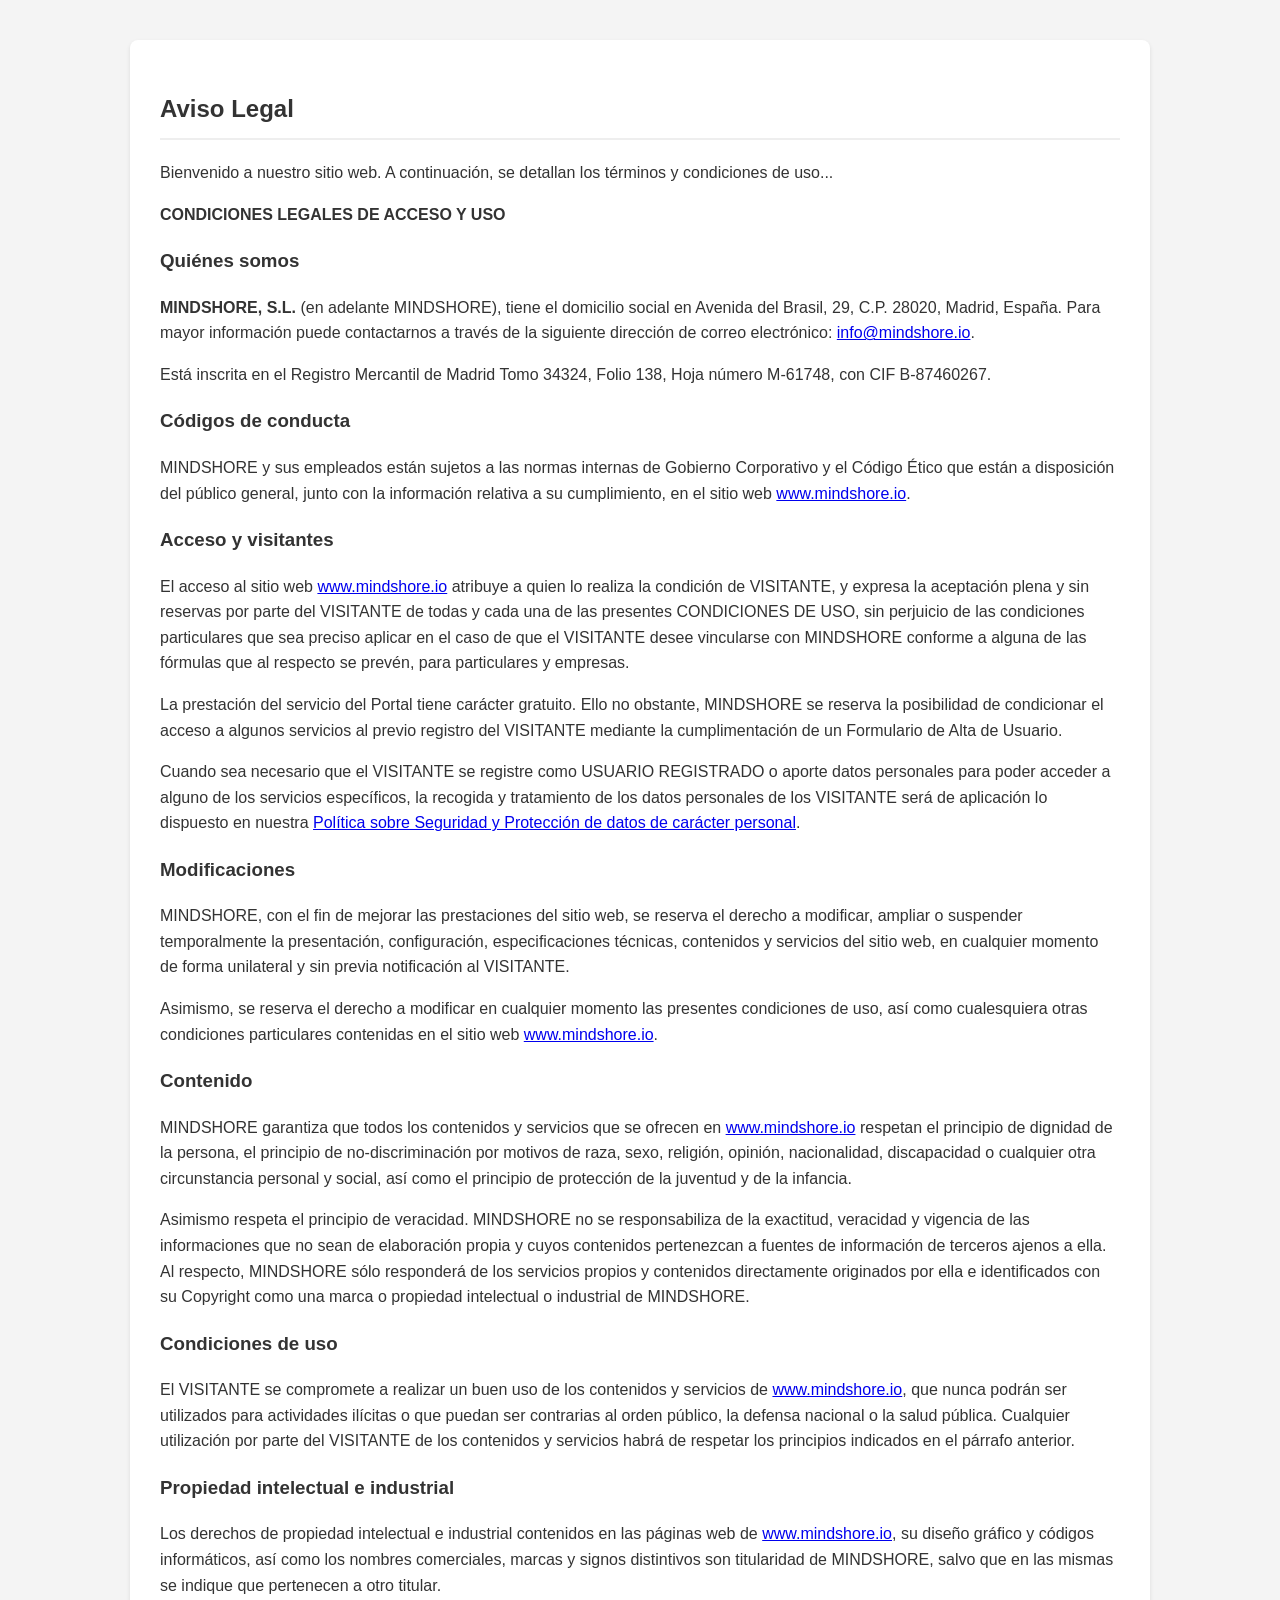
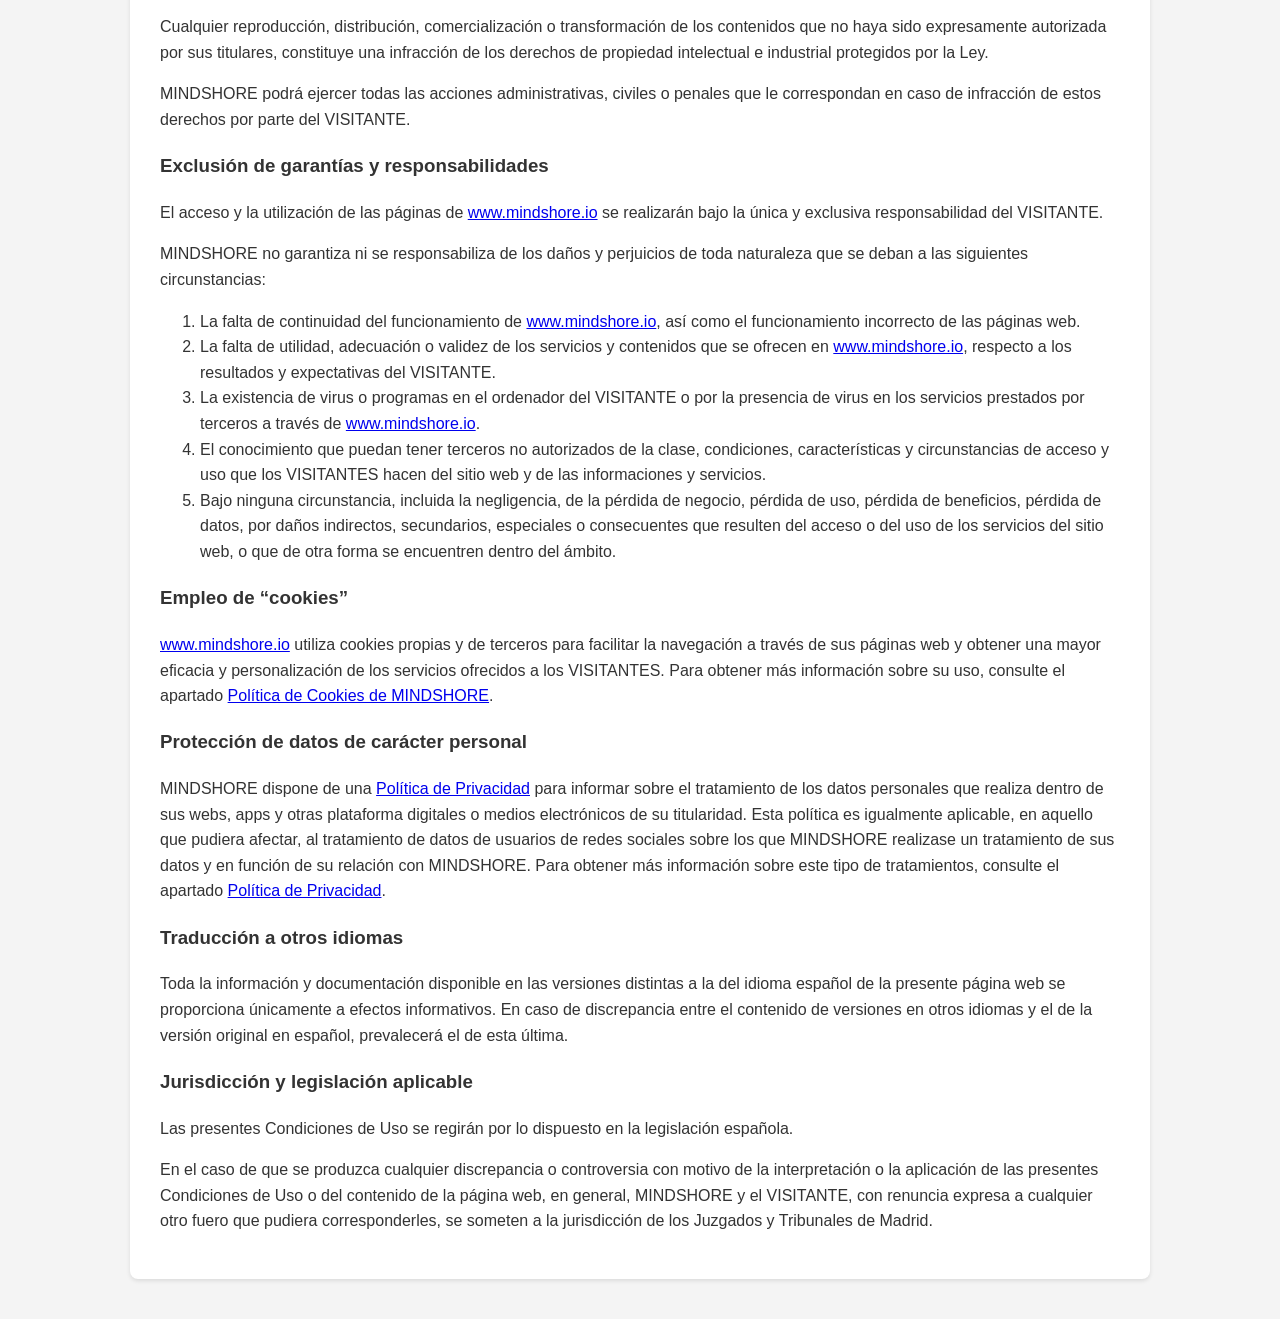
<file: Html/AvisoLegal.html>
<!DOCTYPE html>
<html lang="en">
<head>
    <meta charset="UTF-8">
    <meta name="viewport" content="width=device-width, initial-scale=1.0">
    <title>Document</title>
    <style>
        body {
            font-family: sans-serif;
            line-height: 1.6;
            margin: 0;
            background-color: #f4f4f4;
            color: #333;
        }

        .legal-notice {
            padding: 40px 20px;
        }

        .container {
            max-width: 960px;
            margin: 0 auto;
            background-color: #fff;
            padding: 30px;
            border-radius: 8px;
            box-shadow: 0 2px 4px rgba(0, 0, 0, 0.1);
        }

        h2 {
            color: #333;
            margin-bottom: 20px;
            border-bottom: 2px solid #eee;
            padding-bottom: 10px;
        }

        p {
            margin-bottom: 15px;
        }

        /* Estilos para una mejor legibilidad en pantallas pequeñas */
        @media (max-width: 768px) {
            .container {
                padding: 20px;
            }

            h2 {
                font-size: 1.8rem;
            }

            p {
                font-size: 0.95rem;
                margin-bottom: 10px;
            }
        }
    </style>
</head>
<body>

    <section class="legal-notice">
        <div class="container">
            <h2>Aviso Legal</h2>
            <p>Bienvenido a nuestro sitio web. A continuación, se detallan los términos y condiciones de uso...</p>
            <p>
                <strong>CONDICIONES LEGALES DE ACCESO Y USO</strong>
            </p>

            <h3>Quiénes somos</h3>
            <p><strong>MINDSHORE, S.L.</strong> (en adelante MINDSHORE), tiene el domicilio social en Avenida del Brasil, 29, C.P. 28020, Madrid, España. Para mayor información puede contactarnos a través de la siguiente dirección de correo electrónico: <a href="mailto:info@mindshore.io">info@mindshore.io</a>.</p>
            <p>Está inscrita en el Registro Mercantil de Madrid Tomo 34324, Folio 138, Hoja número M-61748, con CIF B-87460267.</p>

            <h3>Códigos de conducta</h3>
            <p>MINDSHORE y sus empleados están sujetos a las normas internas de Gobierno Corporativo y el Código Ético que están a disposición del público general, junto con la información relativa a su cumplimiento, en el sitio web <a href="http://www.mindshore.io" target="_blank" rel="noopener noreferrer">www.mindshore.io</a>.</p>

            <h3>Acceso y visitantes</h3>
            <p>El acceso al sitio web <a href="http://www.mindshore.io" target="_blank" rel="noopener noreferrer">www.mindshore.io</a> atribuye a quien lo realiza la condición de VISITANTE, y expresa la aceptación plena y sin reservas por parte del VISITANTE de todas y cada una de las presentes CONDICIONES DE USO, sin perjuicio de las condiciones particulares que sea preciso aplicar en el caso de que el VISITANTE desee vincularse con MINDSHORE conforme a alguna de las fórmulas que al respecto se prevén, para particulares y empresas.</p>
            <p>La prestación del servicio del Portal tiene carácter gratuito. Ello no obstante, MINDSHORE se reserva la posibilidad de condicionar el acceso a algunos servicios al previo registro del VISITANTE mediante la cumplimentación de un Formulario de Alta de Usuario.</p>
            <p>Cuando sea necesario que el VISITANTE se registre como USUARIO REGISTRADO o aporte datos personales para poder acceder a alguno de los servicios específicos, la recogida y tratamiento de los datos personales de los VISITANTE será de aplicación lo dispuesto en nuestra <a href="#">Política sobre Seguridad y Protección de datos de carácter personal</a>.</p>

            <h3>Modificaciones</h3>
            <p>MINDSHORE, con el fin de mejorar las prestaciones del sitio web, se reserva el derecho a modificar, ampliar o suspender temporalmente la presentación, configuración, especificaciones técnicas, contenidos y servicios del sitio web, en cualquier momento de forma unilateral y sin previa notificación al VISITANTE.</p>
            <p>Asimismo, se reserva el derecho a modificar en cualquier momento las presentes condiciones de uso, así como cualesquiera otras condiciones particulares contenidas en el sitio web <a href="http://www.mindshore.io" target="_blank" rel="noopener noreferrer">www.mindshore.io</a>.</p>

            <h3>Contenido</h3>
            <p>MINDSHORE garantiza que todos los contenidos y servicios que se ofrecen en <a href="http://www.mindshore.io" target="_blank" rel="noopener noreferrer">www.mindshore.io</a> respetan el principio de dignidad de la persona, el principio de no-discriminación por motivos de raza, sexo, religión, opinión, nacionalidad, discapacidad o cualquier otra circunstancia personal y social, así como el principio de protección de la juventud y de la infancia.</p>
            <p>Asimismo respeta el principio de veracidad. MINDSHORE no se responsabiliza de la exactitud, veracidad y vigencia de las informaciones que no sean de elaboración propia y cuyos contenidos pertenezcan a fuentes de información de terceros ajenos a ella. Al respecto, MINDSHORE sólo responderá de los servicios propios y contenidos directamente originados por ella e identificados con su Copyright como una marca o propiedad intelectual o industrial de MINDSHORE.</p>

            <h3>Condiciones de uso</h3>
            <p>El VISITANTE se compromete a realizar un buen uso de los contenidos y servicios de <a href="http://www.mindshore.io" target="_blank" rel="noopener noreferrer">www.mindshore.io</a>, que nunca podrán ser utilizados para actividades ilícitas o que puedan ser contrarias al orden público, la defensa nacional o la salud pública. Cualquier utilización por parte del VISITANTE de los contenidos y servicios habrá de respetar los principios indicados en el párrafo anterior.</p>

            <h3>Propiedad intelectual e industrial</h3>
            <p>Los derechos de propiedad intelectual e industrial contenidos en las páginas web de <a href="http://www.mindshore.io" target="_blank" rel="noopener noreferrer">www.mindshore.io</a>, su diseño gráfico y códigos informáticos, así como los nombres comerciales, marcas y signos distintivos son titularidad de MINDSHORE, salvo que en las mismas se indique que pertenecen a otro titular.</p>
            <p>Cualquier reproducción, distribución, comercialización o transformación de los contenidos que no haya sido expresamente autorizada por sus titulares, constituye una infracción de los derechos de propiedad intelectual e industrial protegidos por la Ley.</p>
            <p>MINDSHORE podrá ejercer todas las acciones administrativas, civiles o penales que le correspondan en caso de infracción de estos derechos por parte del VISITANTE.</p>

            <h3>Exclusión de garantías y responsabilidades</h3>
            <p>El acceso y la utilización de las páginas de <a href="http://www.mindshore.io" target="_blank" rel="noopener noreferrer">www.mindshore.io</a> se realizarán bajo la única y exclusiva responsabilidad del VISITANTE.</p>
            <p>MINDSHORE no garantiza ni se responsabiliza de los daños y perjuicios de toda naturaleza que se deban a las siguientes circunstancias:
                <ol>
                    <li>La falta de continuidad del funcionamiento de <a href="http://www.mindshore.io" target="_blank" rel="noopener noreferrer">www.mindshore.io</a>, así como el funcionamiento incorrecto de las páginas web.</li>
                    <li>La falta de utilidad, adecuación o validez de los servicios y contenidos que se ofrecen en <a href="http://www.mindshore.io" target="_blank" rel="noopener noreferrer">www.mindshore.io</a>, respecto a los resultados y expectativas del VISITANTE.</li>
                    <li>La existencia de virus o programas en el ordenador del VISITANTE o por la presencia de virus en los servicios prestados por terceros a través de <a href="http://www.mindshore.io" target="_blank" rel="noopener noreferrer">www.mindshore.io</a>.</li>
                    <li>El conocimiento que puedan tener terceros no autorizados de la clase, condiciones, características y circunstancias de acceso y uso que los VISITANTES hacen del sitio web y de las informaciones y servicios.</li>
                    <li>Bajo ninguna circunstancia, incluida la negligencia, de la pérdida de negocio, pérdida de uso, pérdida de beneficios, pérdida de datos, por daños indirectos, secundarios, especiales o consecuentes que resulten del acceso o del uso de los servicios del sitio web, o que de otra forma se encuentren dentro del ámbito.</li>
                </ol>
            </p>

            <h3>Empleo de “cookies”</h3>
            <p><a href="http://www.mindshore.io" target="_blank" rel="noopener noreferrer">www.mindshore.io</a> utiliza cookies propias y de terceros para facilitar la navegación a través de sus páginas web y obtener una mayor eficacia y personalización de los servicios ofrecidos a los VISITANTES. Para obtener más información sobre su uso, consulte el apartado <a href="#">Política de Cookies de MINDSHORE</a>.</p>

            <h3>Protección de datos de carácter personal</h3>
            <p>MINDSHORE dispone de una <a href="#">Política de Privacidad</a> para informar sobre el tratamiento de los datos personales que realiza dentro de sus webs, apps y otras plataforma digitales o medios electrónicos de su titularidad. Esta política es igualmente aplicable, en aquello que pudiera afectar, al tratamiento de datos de usuarios de redes sociales sobre los que MINDSHORE realizase un tratamiento de sus datos y en función de su relación con MINDSHORE. Para obtener más información sobre este tipo de tratamientos, consulte el apartado <a href="#">Política de Privacidad</a>.</p>

            <h3>Traducción a otros idiomas</h3>
            <p>Toda la información y documentación disponible en las versiones distintas a la del idioma español de la presente página web se proporciona únicamente a efectos informativos. En caso de discrepancia entre el contenido de versiones en otros idiomas y el de la versión original en español, prevalecerá el de esta última.</p>

            <h3>Jurisdicción y legislación aplicable</h3>
            <p>Las presentes Condiciones de Uso se regirán por lo dispuesto en la legislación española.</p>
            <p>En el caso de que se produzca cualquier discrepancia o controversia con motivo de la interpretación o la aplicación de las presentes Condiciones de Uso o del contenido de la página web, en general, MINDSHORE y el VISITANTE, con renuncia expresa a cualquier otro fuero que pudiera corresponderles, se someten a la jurisdicción de los Juzgados y Tribunales de Madrid.</p>
        </div>
    </section>
</body>
</html>
</file>
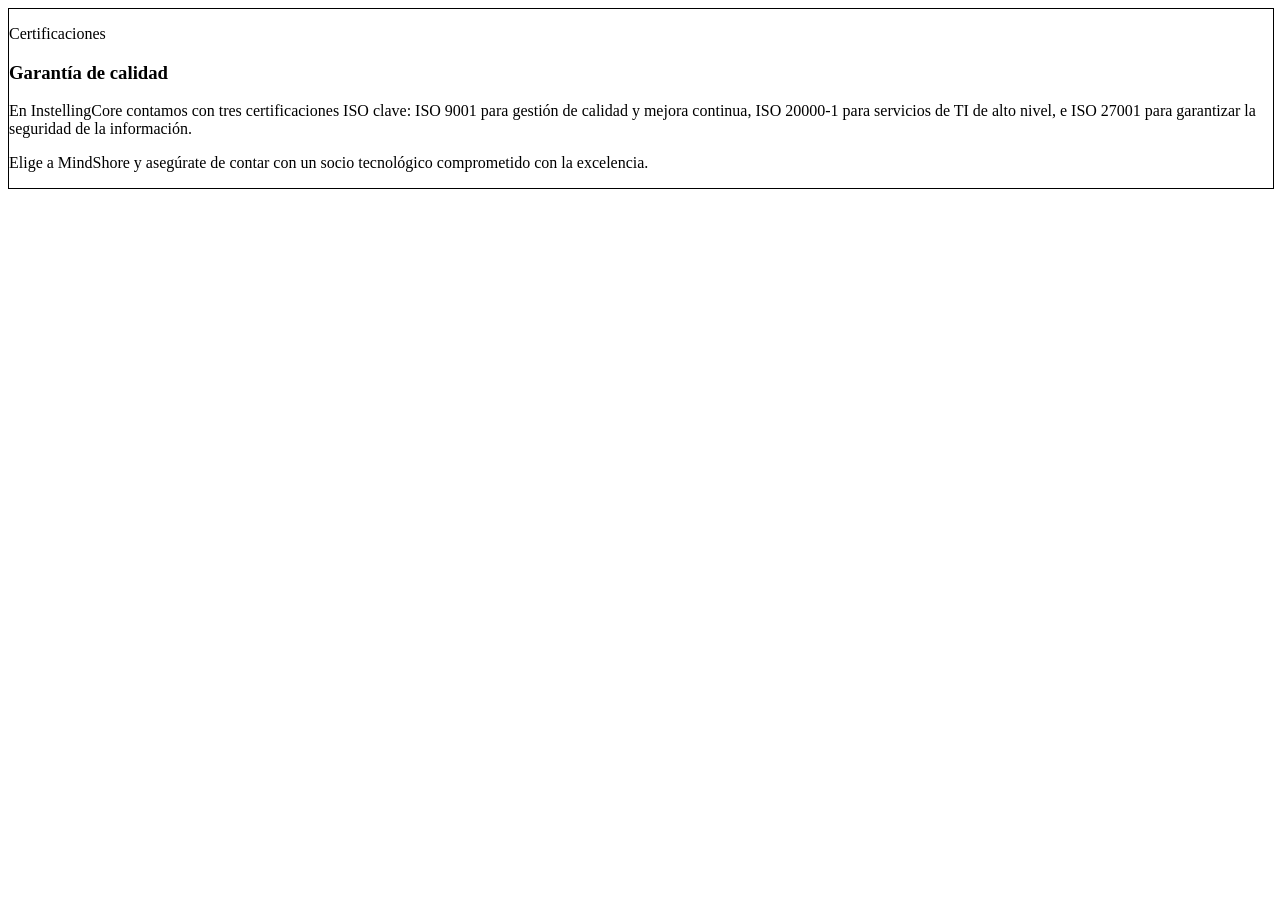
<file: Html/david.html>
<!DOCTYPE html>
<html lang="en">
<head>
    <meta charset="UTF-8">
    <meta name="viewport" content="width=device-width, initial-scale=1.0">
    <title>Document</title>
    <style>
        .contenedorCalidad{
            border: 1px solid black;
            width: 100%;
        }
    </style>
</head>
<body>
    <section class="contenedorCalidad">
        <article class="garantiaCalidad">
            <div class="contentImg">
                <div class="img1 imgback"></div>
                <div class="img2 imgback"></div>
                <div class="img3 imgback"></div>   
            </div>
            <div class="contentText">
                <p>Certificaciones</p>
                <h1><span>Garantía</span> de calidad</h1>
                <p>En InstellingCore contamos con tres certificaciones ISO clave: ISO 9001 para gestión de calidad y mejora continua, ISO 20000-1 para servicios de TI de alto nivel, e ISO 27001 para garantizar la seguridad de la información.</p>
                <p>Elige a MindShore y asegúrate de contar con un socio tecnológico comprometido con la excelencia.</p>
    
            </div>
            
           
        </article>
    </section>
</body>
</html>
</file>
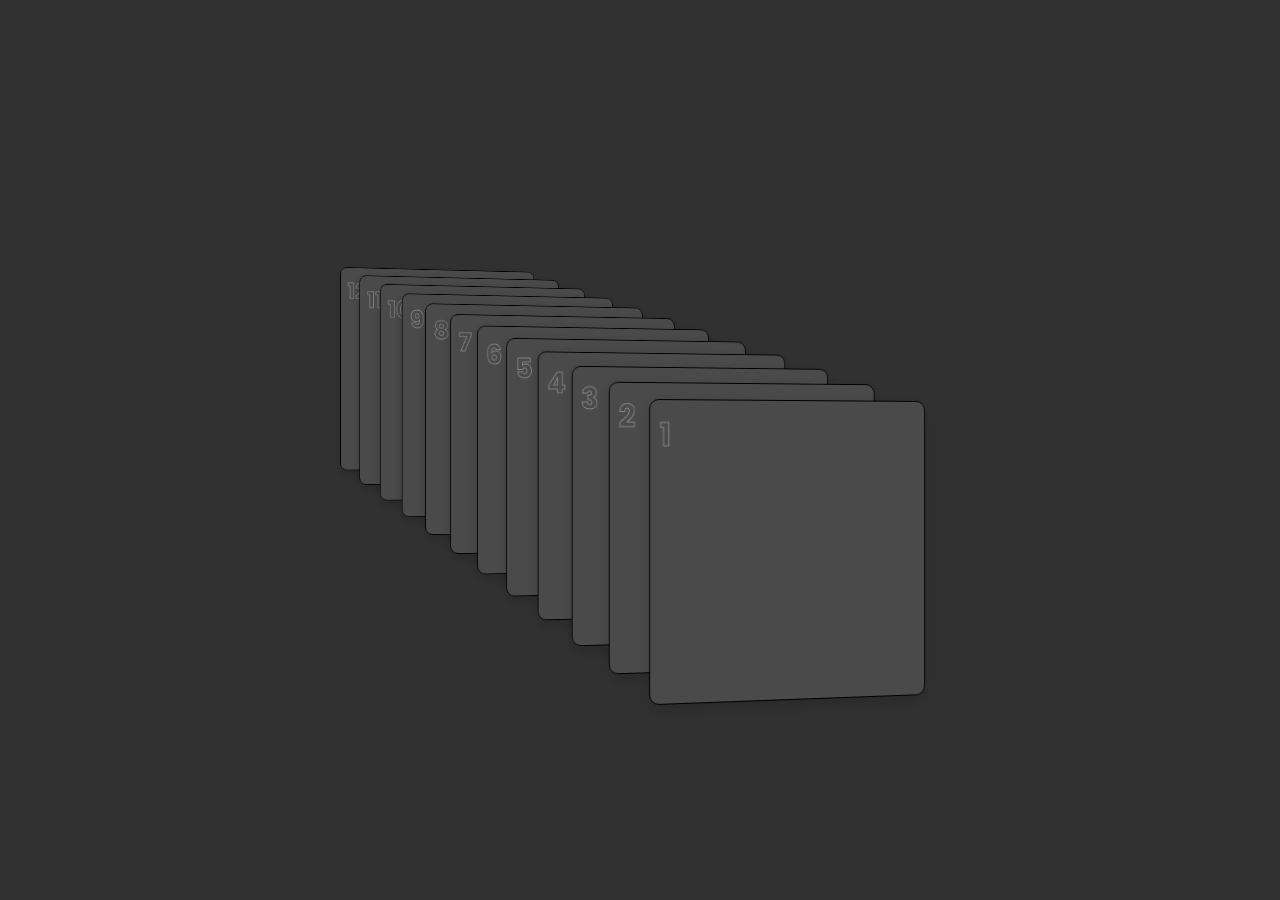
<file: Html/INfoCarpet.html>
<!DOCTYPE html>
<html lang="en">
<head>
  <meta charset="UTF-8">
  <meta name="viewport" content="width=device-width, initial-scale=1.0">
  <title>Document</title>
  <style>
    @import url('https://fonts.googleapis.com/css?family=Poppins:100,200, 300,400, 500, 600, 700, 800, 900&display=swap');

*{
margin: 0;
padding: 0;
box-sizing: border-box;
font-family: 'Poppins', sans-serif;
}
body
{
display: flex;
justify-content: center;
align-items: center;
min-height: 100vh;
background: #313131;
perspective: 2500px;

}
.container
{
position: relative;
top: 150px;
left: 150px;
width: 300px;
height: 400px;
transform-style: preserve-3d;
transform: rotateY(20deg);
}

.container .card{
  position: absolute;
  top: 0;
  background: #4a4a4a;
  width: 300px;
  height: 300px;
  border-radius: 10px;
  box-shadow: 0 5px 15px rgba(0,0,0,0.2);
  transition: 0.5s;
  font-size: 2rem;
  font-weight: 700;
  padding: 10px;
  border: 1px solid rgba(0,0,0,1);
  -webkit-text-stroke: 1px #fff5;
  color: transparent;
}
.container:hover .card{
    opacity: 1;
    transition: 0.01; ;

}
.container:hover .card:hover{
    top: -15%;
    color: #333;
    box-shadow: 0 0 50px #64ff74,
    inset 0 0 120px #64ff74;
}
  </style>
</head>
<body>
  <div class="container"></div>
  <script>
let container = document.querySelector('.container');
let number = 12;
for (let i = 0; i < number; i++){
let card = document.createElement('div');
card.className = 'card';
card.textContent = i + 1;
let zPos = i * -120;
let yPos = i * -20;
card.style.transform = `translateZ(${zPos}px) translateY(${yPos}px )`;
card.style.filter = `hue-rotate(${i * 30}deg)`;	
container.appendChild(card);
}
</script>
</body>
</html>
</file>
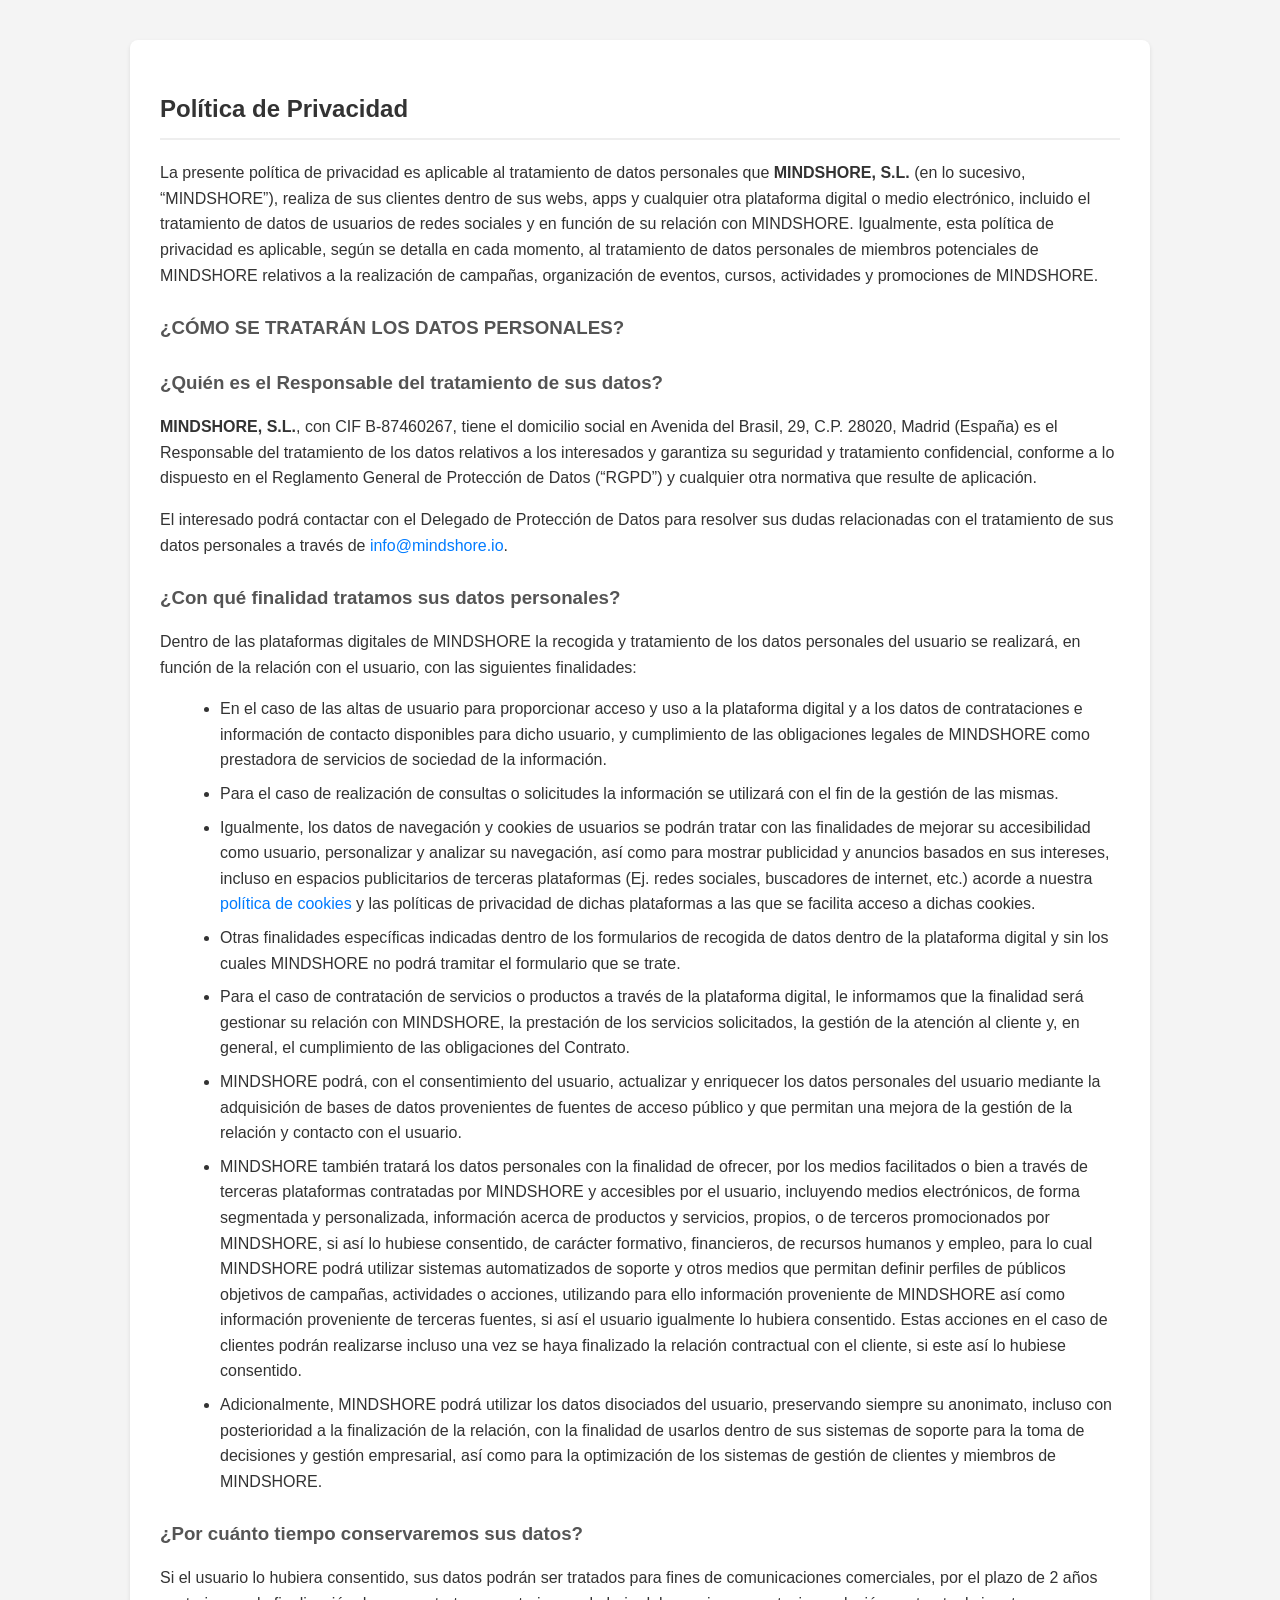
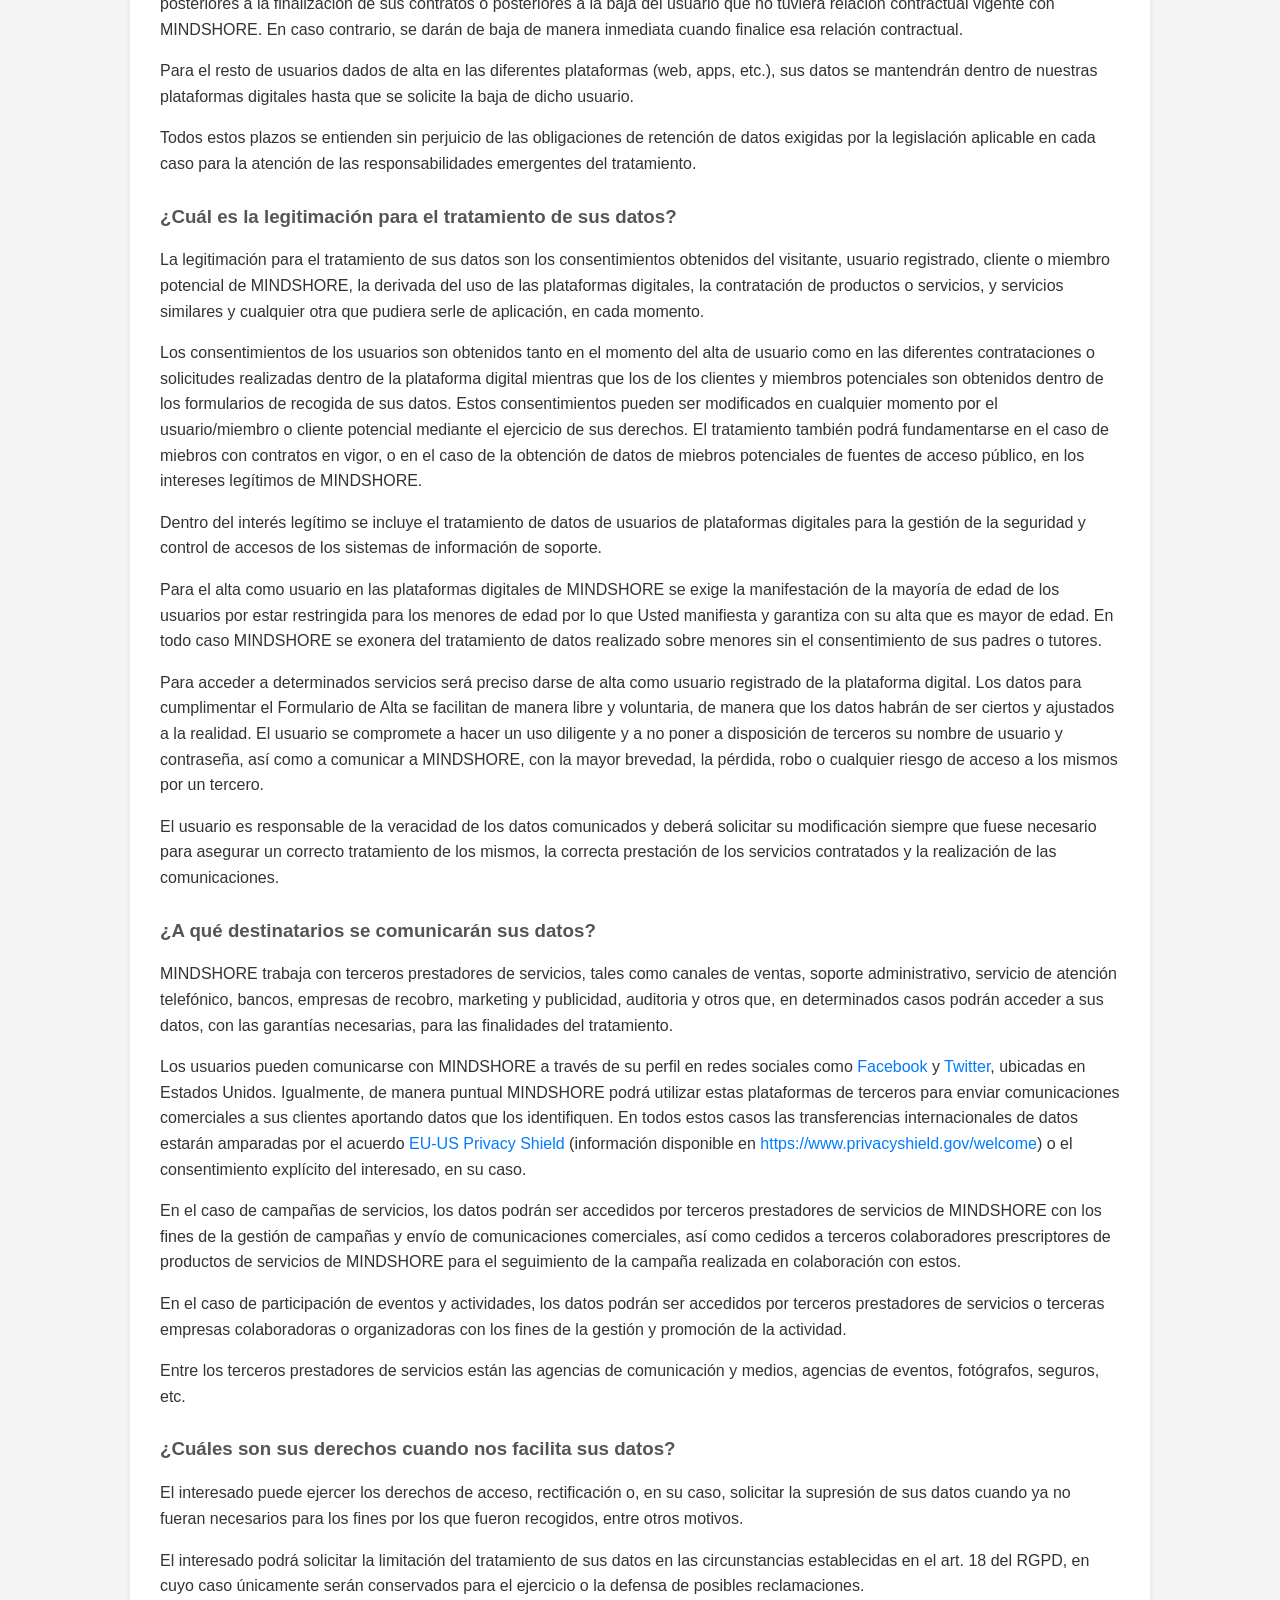
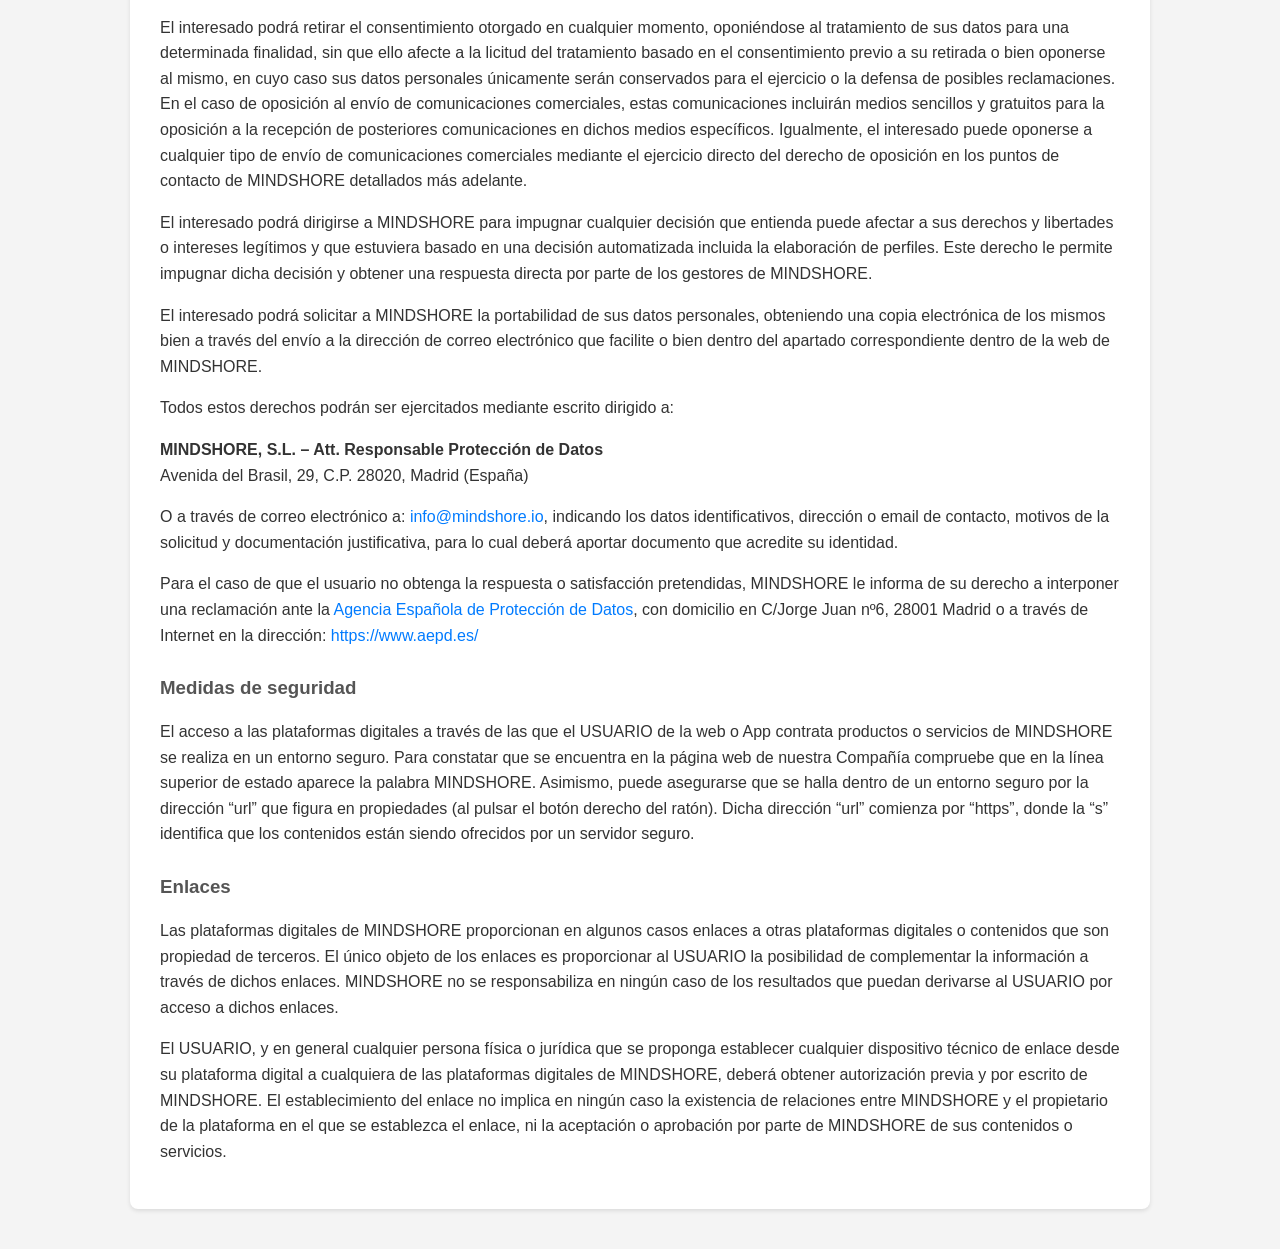
<file: Html/Politica privacidad.html>
<!DOCTYPE html>
<html lang="en">
<head>
    <meta charset="UTF-8">
    <meta name="viewport" content="width=device-width, initial-scale=1.0">
    <title>Document</title>
    <title>Política de Privacidad - MINDSHORE</title>
    <style>
        body {
            font-family: sans-serif;
            line-height: 1.6;
            margin: 0;
            background-color: #f4f4f4;
            color: #333;
        }

        .privacy-policy {
            padding: 40px 20px;
        }

        .container {
            max-width: 960px;
            margin: 0 auto;
            background-color: #fff;
            padding: 30px;
            border-radius: 8px;
            box-shadow: 0 2px 4px rgba(0, 0, 0, 0.1);
        }

        h2 {
            color: #333;
            margin-bottom: 20px;
            border-bottom: 2px solid #eee;
            padding-bottom: 10px;
        }

        h3 {
            color: #555;
            margin-top: 25px;
            margin-bottom: 10px;
        }

        p {
            margin-bottom: 15px;
        }

        a {
            color: #007bff;
            text-decoration: none;
        }

        a:hover {
            text-decoration: underline;
        }

        ul, ol {
            margin-left: 20px;
            margin-bottom: 15px;
        }

        li {
            margin-bottom: 8px;
        }

        strong {
            font-weight: bold;
        }

        /* Estilos para una mejor legibilidad en pantallas pequeñas */
        @media (max-width: 768px) {
            .container {
                padding: 20px;
            }

            h2 {
                font-size: 1.8rem;
            }

            h3 {
                font-size: 1.2rem;
            }

            p {
                font-size: 0.95rem;
                margin-bottom: 10px;
            }

            ul, ol {
                margin-left: 15px;
                margin-bottom: 10px;
            }

            li {
                margin-bottom: 6px;
            }
        }
    </style>
</head>
<body>

    <article class="privacy-policy">
        <div class="container">
            <h2>Política de Privacidad</h2>

            <p>La presente política de privacidad es aplicable al tratamiento de datos personales que <strong>MINDSHORE, S.L.</strong> (en lo sucesivo, “MINDSHORE”), realiza de sus clientes dentro de sus webs, apps y cualquier otra plataforma digital o medio electrónico, incluido el tratamiento de datos de usuarios de redes sociales y en función de su relación con MINDSHORE. Igualmente, esta política de privacidad es aplicable, según se detalla en cada momento, al tratamiento de datos personales de miembros potenciales de MINDSHORE relativos a la realización de campañas, organización de eventos, cursos, actividades y promociones de MINDSHORE.</p>

            <h3>¿CÓMO SE TRATARÁN LOS DATOS PERSONALES?</h3>

            <h3>¿Quién es el Responsable del tratamiento de sus datos?</h3>
            <p><strong>MINDSHORE, S.L.</strong>, con CIF B-87460267, tiene el domicilio social en Avenida del Brasil, 29, C.P. 28020, Madrid (España) es el Responsable del tratamiento de los datos relativos a los interesados y garantiza su seguridad y tratamiento confidencial, conforme a lo dispuesto en el Reglamento General de Protección de Datos (“RGPD”) y cualquier otra normativa que resulte de aplicación.</p>
            <p>El interesado podrá contactar con el Delegado de Protección de Datos para resolver sus dudas relacionadas con el tratamiento de sus datos personales a través de <a href="mailto:info@mindshore.io">info@mindshore.io</a>.</p>

            <h3>¿Con qué finalidad tratamos sus datos personales?</h3>
            <p>Dentro de las plataformas digitales de MINDSHORE la recogida y tratamiento de los datos personales del usuario se realizará, en función de la relación con el usuario, con las siguientes finalidades:</p>
            <ul>
                <li>En el caso de las altas de usuario para proporcionar acceso y uso a la plataforma digital y a los datos de contrataciones e información de contacto disponibles para dicho usuario, y cumplimiento de las obligaciones legales de MINDSHORE como prestadora de servicios de sociedad de la información.</li>
                <li>Para el caso de realización de consultas o solicitudes la información se utilizará con el fin de la gestión de las mismas.</li>
                <li>Igualmente, los datos de navegación y cookies de usuarios se podrán tratar con las finalidades de mejorar su accesibilidad como usuario, personalizar y analizar su navegación, así como para mostrar publicidad y anuncios basados en sus intereses, incluso en espacios publicitarios de terceras plataformas (Ej. redes sociales, buscadores de internet, etc.) acorde a nuestra <a href="#">política de cookies</a> y las políticas de privacidad de dichas plataformas a las que se facilita acceso a dichas cookies.</li>
                <li>Otras finalidades específicas indicadas dentro de los formularios de recogida de datos dentro de la plataforma digital y sin los cuales MINDSHORE no podrá tramitar el formulario que se trate.</li>
                <li>Para el caso de contratación de servicios o productos a través de la plataforma digital, le informamos que la finalidad será gestionar su relación con MINDSHORE, la prestación de los servicios solicitados, la gestión de la atención al cliente y, en general, el cumplimiento de las obligaciones del Contrato.</li>
                <li>MINDSHORE podrá, con el consentimiento del usuario, actualizar y enriquecer los datos personales del usuario mediante la adquisición de bases de datos provenientes de fuentes de acceso público y que permitan una mejora de la gestión de la relación y contacto con el usuario.</li>
                <li>MINDSHORE también tratará los datos personales con la finalidad de ofrecer, por los medios facilitados o bien a través de terceras plataformas contratadas por MINDSHORE y accesibles por el usuario, incluyendo medios electrónicos, de forma segmentada y personalizada, información acerca de productos y servicios, propios, o de terceros promocionados por MINDSHORE, si así lo hubiese consentido, de carácter formativo, financieros, de recursos humanos y empleo, para lo cual MINDSHORE podrá utilizar sistemas automatizados de soporte y otros medios que permitan definir perfiles de públicos objetivos de campañas, actividades o acciones, utilizando para ello información proveniente de MINDSHORE así como información proveniente de terceras fuentes, si así el usuario igualmente lo hubiera consentido. Estas acciones en el caso de clientes podrán realizarse incluso una vez se haya finalizado la relación contractual con el cliente, si este así lo hubiese consentido.</li>
                <li>Adicionalmente, MINDSHORE podrá utilizar los datos disociados del usuario, preservando siempre su anonimato, incluso con posterioridad a la finalización de la relación, con la finalidad de usarlos dentro de sus sistemas de soporte para la toma de decisiones y gestión empresarial, así como para la optimización de los sistemas de gestión de clientes y miembros de MINDSHORE.</li>
            </ul>

            <h3>¿Por cuánto tiempo conservaremos sus datos?</h3>
            <p>Si el usuario lo hubiera consentido, sus datos podrán ser tratados para fines de comunicaciones comerciales, por el plazo de 2 años posteriores a la finalización de sus contratos o posteriores a la baja del usuario que no tuviera relación contractual vigente con MINDSHORE. En caso contrario, se darán de baja de manera inmediata cuando finalice esa relación contractual.</p>
            <p>Para el resto de usuarios dados de alta en las diferentes plataformas (web, apps, etc.), sus datos se mantendrán dentro de nuestras plataformas digitales hasta que se solicite la baja de dicho usuario.</p>
            <p>Todos estos plazos se entienden sin perjuicio de las obligaciones de retención de datos exigidas por la legislación aplicable en cada caso para la atención de las responsabilidades emergentes del tratamiento.</p>

            <h3>¿Cuál es la legitimación para el tratamiento de sus datos?</h3>
            <p>La legitimación para el tratamiento de sus datos son los consentimientos obtenidos del visitante, usuario registrado, cliente o miembro potencial de MINDSHORE, la derivada del uso de las plataformas digitales, la contratación de productos o servicios, y servicios similares y cualquier otra que pudiera serle de aplicación, en cada momento.</p>
            <p>Los consentimientos de los usuarios son obtenidos tanto en el momento del alta de usuario como en las diferentes contrataciones o solicitudes realizadas dentro de la plataforma digital mientras que los de los clientes y miembros potenciales son obtenidos dentro de los formularios de recogida de sus datos. Estos consentimientos pueden ser modificados en cualquier momento por el usuario/miembro o cliente potencial mediante el ejercicio de sus derechos. El tratamiento también podrá fundamentarse en el caso de miebros con contratos en vigor, o en el caso de la obtención de datos de miebros potenciales de fuentes de acceso público, en los intereses legítimos de MINDSHORE.</p>
            <p>Dentro del interés legítimo se incluye el tratamiento de datos de usuarios de plataformas digitales para la gestión de la seguridad y control de accesos de los sistemas de información de soporte.</p>
            <p>Para el alta como usuario en las plataformas digitales de MINDSHORE se exige la manifestación de la mayoría de edad de los usuarios por estar restringida para los menores de edad por lo que Usted manifiesta y garantiza con su alta que es mayor de edad. En todo caso MINDSHORE se exonera del tratamiento de datos realizado sobre menores sin el consentimiento de sus padres o tutores.</p>
            <p>Para acceder a determinados servicios será preciso darse de alta como usuario registrado de la plataforma digital. Los datos para cumplimentar el Formulario de Alta se facilitan de manera libre y voluntaria, de manera que los datos habrán de ser ciertos y ajustados a la realidad. El usuario se compromete a hacer un uso diligente y a no poner a disposición de terceros su nombre de usuario y contraseña, así como a comunicar a MINDSHORE, con la mayor brevedad, la pérdida, robo o cualquier riesgo de acceso a los mismos por un tercero.</p>
            <p>El usuario es responsable de la veracidad de los datos comunicados y deberá solicitar su modificación siempre que fuese necesario para asegurar un correcto tratamiento de los mismos, la correcta prestación de los servicios contratados y la realización de las comunicaciones.</p>

            <h3>¿A qué destinatarios se comunicarán sus datos?</h3>
            <p>MINDSHORE trabaja con terceros prestadores de servicios, tales como canales de ventas, soporte administrativo, servicio de atención telefónico, bancos, empresas de recobro, marketing y publicidad, auditoria y otros que, en determinados casos podrán acceder a sus datos, con las garantías necesarias, para las finalidades del tratamiento.</p>
            <p>Los usuarios pueden comunicarse con MINDSHORE a través de su perfil en redes sociales como <a href="#">Facebook</a> y <a href="#">Twitter</a>, ubicadas en Estados Unidos. Igualmente, de manera puntual MINDSHORE podrá utilizar estas plataformas de terceros para enviar comunicaciones comerciales a sus clientes aportando datos que los identifiquen. En todos estos casos las transferencias internacionales de datos estarán amparadas por el acuerdo <a href="https://www.privacyshield.gov/welcome" target="_blank" rel="noopener noreferrer">EU-US Privacy Shield</a> (información disponible en <a href="https://www.privacyshield.gov/welcome" target="_blank" rel="noopener noreferrer">https://www.privacyshield.gov/welcome</a>) o el consentimiento explícito del interesado, en su caso.</p>
            <p>En el caso de campañas de servicios, los datos podrán ser accedidos por terceros prestadores de servicios de MINDSHORE con los fines de la gestión de campañas y envío de comunicaciones comerciales, así como cedidos a terceros colaboradores prescriptores de productos de servicios de MINDSHORE para el seguimiento de la campaña realizada en colaboración con estos.</p>
            <p>En el caso de participación de eventos y actividades, los datos podrán ser accedidos por terceros prestadores de servicios o terceras empresas colaboradoras o organizadoras con los fines de la gestión y promoción de la actividad.</p>
            <p>Entre los terceros prestadores de servicios están las agencias de comunicación y medios, agencias de eventos, fotógrafos, seguros, etc.</p>

            <h3>¿Cuáles son sus derechos cuando nos facilita sus datos?</h3>
            <p>El interesado puede ejercer los derechos de acceso, rectificación o, en su caso, solicitar la supresión de sus datos cuando ya no fueran necesarios para los fines por los que fueron recogidos, entre otros motivos.</p>
            <p>El interesado podrá solicitar la limitación del tratamiento de sus datos en las circunstancias establecidas en el art. 18 del RGPD, en cuyo caso únicamente serán conservados para el ejercicio o la defensa de posibles reclamaciones.</p>
            <p>El interesado podrá retirar el consentimiento otorgado en cualquier momento, oponiéndose al tratamiento de sus datos para una determinada finalidad, sin que ello afecte a la licitud del tratamiento basado en el consentimiento previo a su retirada o bien oponerse al mismo, en cuyo caso sus datos personales únicamente serán conservados para el ejercicio o la defensa de posibles reclamaciones. En el caso de oposición al envío de comunicaciones comerciales, estas comunicaciones incluirán medios sencillos y gratuitos para la oposición a la recepción de posteriores comunicaciones en dichos medios específicos. Igualmente, el interesado puede oponerse a cualquier tipo de envío de comunicaciones comerciales mediante el ejercicio directo del derecho de oposición en los puntos de contacto de MINDSHORE detallados más adelante.</p>
            <p>El interesado podrá dirigirse a MINDSHORE para impugnar cualquier decisión que entienda puede afectar a sus derechos y libertades o intereses legítimos y que estuviera basado en una decisión automatizada incluida la elaboración de perfiles. Este derecho le permite impugnar dicha decisión y obtener una respuesta directa por parte de los gestores de MINDSHORE.</p>
            <p>El interesado podrá solicitar a MINDSHORE la portabilidad de sus datos personales, obteniendo una copia electrónica de los mismos bien a través del envío a la dirección de correo electrónico que facilite o bien dentro del apartado correspondiente dentro de la web de MINDSHORE.</p>
            <p>Todos estos derechos podrán ser ejercitados mediante escrito dirigido a:</p>
            <p><strong>MINDSHORE, S.L. – Att. Responsable Protección de Datos</strong><br>Avenida del Brasil, 29, C.P. 28020, Madrid (España)</p>
            <p>O a través de correo electrónico a: <a href="mailto:info@mindshore.io">info@mindshore.io</a>, indicando los datos identificativos, dirección o email de contacto, motivos de la solicitud y documentación justificativa, para lo cual deberá aportar documento que acredite su identidad.</p>
            <p>Para el caso de que el usuario no obtenga la respuesta o satisfacción pretendidas, MINDSHORE le informa de su derecho a interponer una reclamación ante la <a href="https://www.aepd.es/" target="_blank" rel="noopener noreferrer">Agencia Española de Protección de Datos</a>, con domicilio en C/Jorge Juan nº6, 28001 Madrid o a través de Internet en la dirección: <a href="https://www.aepd.es/" target="_blank" rel="noopener noreferrer">https://www.aepd.es/</a></p>

            <h3>Medidas de seguridad</h3>
            <p>El acceso a las plataformas digitales a través de las que el USUARIO de la web o App contrata productos o servicios de MINDSHORE se realiza en un entorno seguro. Para constatar que se encuentra en la página web de nuestra Compañía compruebe que en la línea superior de estado aparece la palabra MINDSHORE. Asimismo, puede asegurarse que se halla dentro de un entorno seguro por la dirección “url” que figura en propiedades (al pulsar el botón derecho del ratón). Dicha dirección “url” comienza por “https”, donde la “s” identifica que los contenidos están siendo ofrecidos por un servidor seguro.</p>

            <h3>Enlaces</h3>
            <p>Las plataformas digitales de MINDSHORE proporcionan en algunos casos enlaces a otras plataformas digitales o contenidos que son propiedad de terceros. El único objeto de los enlaces es proporcionar al USUARIO la posibilidad de complementar la información a través de dichos enlaces. MINDSHORE no se responsabiliza en ningún caso de los resultados que puedan derivarse al USUARIO por acceso a dichos enlaces.</p>
            <p>El USUARIO, y en general cualquier persona física o jurídica que se proponga establecer cualquier dispositivo técnico de enlace desde su plataforma digital a cualquiera de las plataformas digitales de MINDSHORE, deberá obtener autorización previa y por escrito de MINDSHORE. El establecimiento del enlace no implica en ningún caso la existencia de relaciones entre MINDSHORE y el propietario de la plataforma en el que se establezca el enlace, ni la aceptación o aprobación por parte de MINDSHORE de sus contenidos o servicios.</p>
        </div>
    </article>

</body>
</html>
</file>
